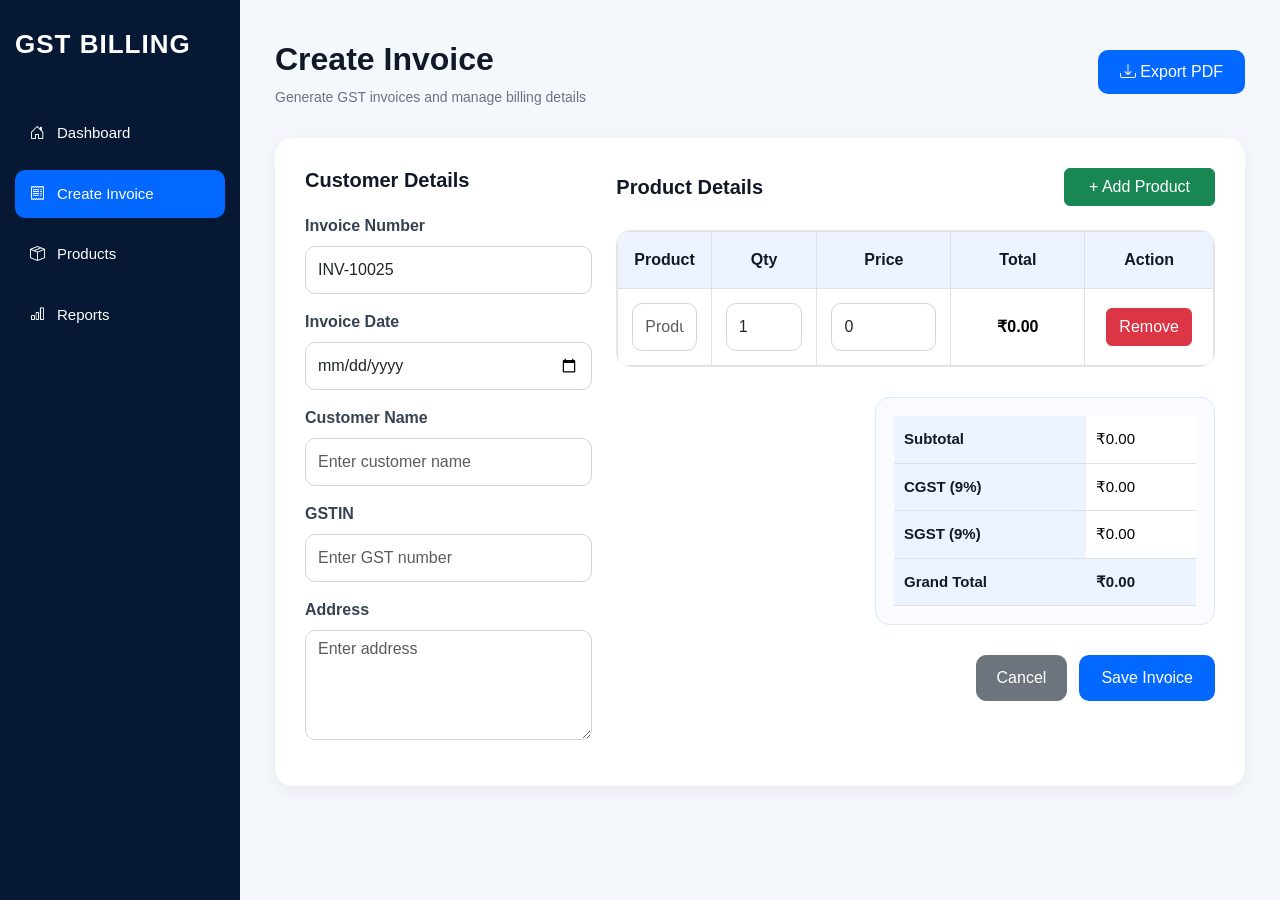
<file: Products_list/index.html>
<!DOCTYPE html>
<html lang="en">

<head>

  <meta charset="UTF-8" />

  <meta
    name="viewport"
    content="width=device-width, initial-scale=1.0"
  />

  <title>GST Billing - Create Invoice</title>

  <!-- Bootstrap CSS -->

  <link
    href="https://cdn.jsdelivr.net/npm/bootstrap@5.3.3/dist/css/bootstrap.min.css"
    rel="stylesheet"
  />

  <!-- Bootstrap Icons -->

  <link
    rel="stylesheet"
    href="https://cdn.jsdelivr.net/npm/bootstrap-icons@1.11.3/font/bootstrap-icons.min.css"
  />

  <!-- External CSS -->

  <link rel="stylesheet" href="style.css" />

</head>

<body>

  <div class="main-container">

    <!-- SIDEBAR -->

    <div class="sidebar">

      <div class="logo">
        GST BILLING
      </div>

      <a href="#" class="nav-link-custom">
        <i class="bi bi-house-door"></i>
        Dashboard
      </a>

      <a href="#" class="nav-link-custom active-link">
        <i class="bi bi-receipt"></i>
        Create Invoice
      </a>

      <a href="#" class="nav-link-custom">
        <i class="bi bi-box-seam"></i>
        Products
      </a>

      <a href="#" class="nav-link-custom">
        <i class="bi bi-bar-chart"></i>
        Reports
      </a>

    </div>

    <!-- CONTENT -->

    <div class="content">

      <!-- TOPBAR -->

      <div class="topbar">

        <div>

          <div class="page-title">
            Create Invoice
          </div>

          <div class="page-subtitle">
            Generate GST invoices and manage billing details
          </div>

        </div>

        <button class="btn btn-blue">

          <i class="bi bi-download"></i>

          Export PDF

        </button>

      </div>

      <!-- MAIN CARD -->

      <div class="invoice-card">

        <div class="row g-4">

          <!-- LEFT SECTION -->

          <div class="col-lg-4">

            <h5 class="section-heading">
              Customer Details
            </h5>

            <div class="mb-3">

              <label class="form-label">
                Invoice Number
              </label>

              <input
                type="text"
                class="form-control"
                value="INV-10025"
              >

            </div>

            <div class="mb-3">

              <label class="form-label">
                Invoice Date
              </label>

              <input
                type="date"
                class="form-control"
              >

            </div>

            <div class="mb-3">

              <label class="form-label">
                Customer Name
              </label>

              <input
                type="text"
                class="form-control"
                placeholder="Enter customer name"
              >

            </div>

            <div class="mb-3">

              <label class="form-label">
                GSTIN
              </label>

              <input
                type="text"
                class="form-control"
                placeholder="Enter GST number"
              >

            </div>

            <div class="mb-3">

              <label class="form-label">
                Address
              </label>

              <textarea
                class="form-control"
                rows="4"
                placeholder="Enter address"
              ></textarea>

            </div>

          </div>

          <!-- RIGHT SECTION -->

          <div class="col-lg-8">

            <div
              class="d-flex justify-content-between align-items-center mb-4"
            >

              <h5 class="section-heading m-0">
                Product Details
              </h5>

              <button
                class="btn btn-success px-4"
                id="addRow"
              >
                + Add Product
              </button>

            </div>

            <!-- TABLE -->

            <div class="table-container">

              <div class="table-responsive">

                <table
                  class="table table-bordered align-middle text-center"
                  id="invoiceTable"
                >

                  <thead>

                    <tr>

                      <th>Product</th>

                      <th width="110">
                        Qty
                      </th>

                      <th width="140">
                        Price
                      </th>

                      <th width="140">
                        Total
                      </th>

                      <th width="130">
                        Action
                      </th>

                    </tr>

                  </thead>

                  <tbody>

                    <tr>

                      <td>

                        <input
                          type="text"
                          class="form-control product"
                          placeholder="Product name"
                        >

                      </td>

                      <td>

                        <input
                          type="number"
                          class="form-control qty"
                          value="1"
                        >

                      </td>

                      <td>

                        <input
                          type="number"
                          class="form-control price"
                          value="0"
                        >

                      </td>

                      <td class="row-total">
                        ₹0
                      </td>

                      <td>

                        <button
                          class="btn btn-danger removeRow"
                        >
                          Remove
                        </button>

                      </td>

                    </tr>

                  </tbody>

                </table>

              </div>

            </div>

            <!-- SUMMARY -->

            <div class="summary-box">

              <table class="table">

                <tr>

                  <th>Subtotal</th>

                  <td id="subtotal">
                    ₹0
                  </td>

                </tr>

                <tr>

                  <th>CGST (9%)</th>

                  <td id="cgst">
                    ₹0
                  </td>

                </tr>

                <tr>

                  <th>SGST (9%)</th>

                  <td id="sgst">
                    ₹0
                  </td>

                </tr>

                <tr>

                  <th class="grand-total">
                    Grand Total
                  </th>

                  <th
                    class="grand-total"
                    id="grandTotal"
                  >
                    ₹0
                  </th>

                </tr>

              </table>

            </div>

            <!-- BUTTONS -->

            <div class="action-buttons">

              <button
                class="btn btn-secondary btn-cancel"
              >
                Cancel
              </button>

              <button
                class="btn btn-blue btn-save"
              >
                Save Invoice
              </button>

            </div>

          </div>

        </div>

      </div>

    </div>

  </div>

  <!-- jQuery -->

  <script src="https://code.jquery.com/jquery-3.7.1.min.js"></script>

  <!-- Bootstrap JS -->

  <script src="https://cdn.jsdelivr.net/npm/bootstrap@5.3.3/dist/js/bootstrap.bundle.min.js"></script>

  <!-- External JavaScript -->

  <script src="script.js"></script>

</body>

</html>
</file>
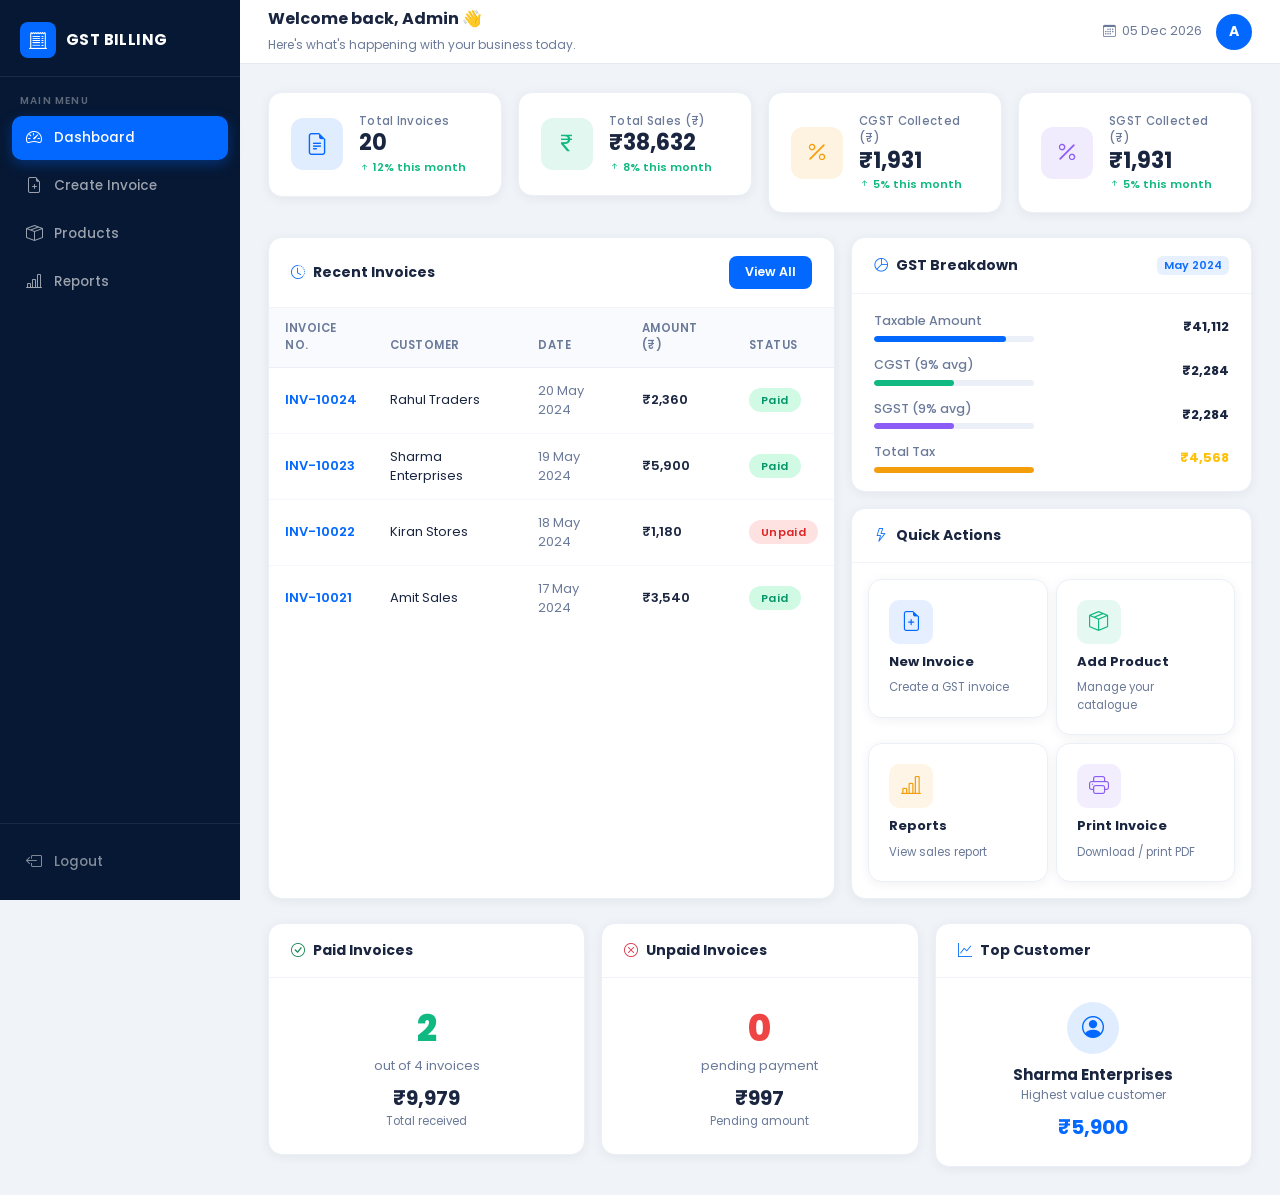
<file: gst-billing/dashboard.html>
<!DOCTYPE html>
<html lang="en">
<head>
  <meta charset="UTF-8" />
  <meta name="viewport" content="width=device-width, initial-scale=1.0"/>
  <title>GST Billing – Dashboard</title>
  <link href="https://cdn.jsdelivr.net/npm/bootstrap@5.3.2/dist/css/bootstrap.min.css" rel="stylesheet"/>
  <link href="https://cdn.jsdelivr.net/npm/bootstrap-icons@1.11.3/font/bootstrap-icons.min.css" rel="stylesheet"/>
  <link href="https://fonts.googleapis.com/css2?family=Poppins:wght@400;500;600;700&display=swap" rel="stylesheet"/>
  <link href="dashboard.css" rel="stylesheet"/>
</head>
<body>

<aside id="sidebar">
  <div class="sidebar-brand">
    <div class="brand-icon"><i class="bi bi-receipt-cutoff"></i></div>
    <span>GST BILLING</span>
  </div>
  <nav class="sidebar-nav">
    <div class="nav-label">Main Menu</div>
    <ul class="list-unstyled">
      <li class="nav-item">
        <a href="dashboard.html" class="nav-link active" id="nav-dashboard">
          <i class="bi bi-speedometer2"></i> Dashboard
        </a>
      </li>
      <li class="nav-item">
        <a href="invoice.html" class="nav-link" id="nav-invoice">
          <i class="bi bi-file-earmark-plus"></i> Create Invoice
        </a>
      </li>
      <li class="nav-item">
        <a href="products.html" class="nav-link" id="nav-products">
          <i class="bi bi-box-seam"></i> Products
        </a>
      </li>
      <li class="nav-item">
        <a href="reports.html" class="nav-link" id="nav-reports">
          <i class="bi bi-bar-chart-line"></i> Reports
        </a>
      </li>
    </ul>
  </nav>
  <div class="sidebar-footer">
    <a href="#" class="nav-link" id="logout-btn">
      <i class="bi bi-box-arrow-left"></i> Logout
    </a>
  </div>
</aside>

<div id="main">
  <header id="topbar">
    <div class="d-flex align-items-center gap-3">
      <button class="btn btn-link p-0 d-md-none" id="sidebar-toggle" style="color:#1a2540;font-size:22px;">
        <i class="bi bi-list"></i>
      </button>
      <div class="topbar-left">
        <h5>Welcome back, Admin 👋</h5>
        <p>Here's what's happening with your business today.</p>
      </div>
    </div>
    <div class="topbar-right">
      <div class="topbar-date">
        <i class="bi bi-calendar3"></i>
        <span id="today-date"></span>
      </div>
      <div class="avatar" title="Admin">A</div>
    </div>
  </header>

  <div class="page-body">
    <div class="row g-3 mb-4">
      <div class="col-6 col-xl-3">
        <div class="stat-card">
          <div class="stat-icon blue"><i class="bi bi-file-earmark-text"></i></div>
          <div class="stat-info">
            <div class="label">Total Invoices</div>
            <div class="value counter" data-target="24">0</div>
            <div class="trend up"><i class="bi bi-arrow-up-short"></i>12% this month</div>
          </div>
        </div>
      </div>
      <div class="col-6 col-xl-3">
        <div class="stat-card">
          <div class="stat-icon green"><i class="bi bi-currency-rupee"></i></div>
          <div class="stat-info">
            <div class="label">Total Sales (₹)</div>
            <div class="value">₹<span class="counter" data-target="45680">0</span></div>
            <div class="trend up"><i class="bi bi-arrow-up-short"></i>8% this month</div>
          </div>
        </div>
      </div>
      <div class="col-6 col-xl-3">
        <div class="stat-card">
          <div class="stat-icon orange"><i class="bi bi-percent"></i></div>
          <div class="stat-info">
            <div class="label">CGST Collected (₹)</div>
            <div class="value">₹<span class="counter" data-target="2284">0</span></div>
            <div class="trend up"><i class="bi bi-arrow-up-short"></i>5% this month</div>
          </div>
        </div>
      </div>
      <div class="col-6 col-xl-3">
        <div class="stat-card">
          <div class="stat-icon purple"><i class="bi bi-percent"></i></div>
          <div class="stat-info">
            <div class="label">SGST Collected (₹)</div>
            <div class="value">₹<span class="counter" data-target="2284">0</span></div>
            <div class="trend up"><i class="bi bi-arrow-up-short"></i>5% this month</div>
          </div>
        </div>
      </div>
    </div>

    <div class="row g-3 mb-4">
      <div class="col-12 col-xl-7">
        <div class="section-card h-100">
          <div class="section-header">
            <h6><i class="bi bi-clock-history me-2 text-primary"></i>Recent Invoices</h6>
            <button class="btn-accent" id="view-all-btn">View All</button>
          </div>
          <div class="table-responsive">
            <table class="table" id="invoices-table">
              <thead>
                <tr>
                  <th>Invoice No.</th>
                  <th>Customer</th>
                  <th>Date</th>
                  <th>Amount (₹)</th>
                  <th>Status</th>
                </tr>
              </thead>
              <tbody></tbody>
            </table>
          </div>
        </div>
      </div>

      <div class="col-12 col-xl-5 d-flex flex-column gap-3">
        <div class="section-card">
          <div class="section-header">
            <h6><i class="bi bi-pie-chart me-2 text-primary"></i>GST Breakdown</h6>
            <span class="badge bg-primary bg-opacity-10 text-primary" style="font-size:11px;font-weight:600;">May 2024</span>
          </div>
          <div class="gst-bar-wrap">
            <div class="gst-row">
              <div>
                <div class="gst-label">Taxable Amount</div>
                <div class="gst-progress" style="width:160px"><div class="gst-fill" style="width:0%;background:#0368ff" data-pct="82"></div></div>
              </div>
              <div class="gst-val">₹41,112</div>
            </div>
            <div class="gst-row">
              <div>
                <div class="gst-label">CGST (9% avg)</div>
                <div class="gst-progress" style="width:160px"><div class="gst-fill" style="width:0%;background:#10b981" data-pct="50"></div></div>
              </div>
              <div class="gst-val">₹2,284</div>
            </div>
            <div class="gst-row">
              <div>
                <div class="gst-label">SGST (9% avg)</div>
                <div class="gst-progress" style="width:160px"><div class="gst-fill" style="width:0%;background:#8b5cf6" data-pct="50"></div></div>
              </div>
              <div class="gst-val">₹2,284</div>
            </div>
            <div class="gst-row">
              <div>
                <div class="gst-label">Total Tax</div>
                <div class="gst-progress" style="width:160px"><div class="gst-fill" style="width:0%;background:#f59e0b" data-pct="100"></div></div>
              </div>
              <div class="gst-val text-warning">₹4,568</div>
            </div>
          </div>
        </div>

        <div class="section-card">
          <div class="section-header">
            <h6><i class="bi bi-lightning me-2 text-primary"></i>Quick Actions</h6>
          </div>
          <div class="p-3">
            <div class="row g-2">
              <div class="col-6">
                <a href="invoice.html" class="quick-card">
                  <div class="qc-icon" style="background:rgba(3,104,255,.1);color:#0368ff"><i class="bi bi-file-earmark-plus"></i></div>
                  <h6>New Invoice</h6>
                  <p>Create a GST invoice</p>
                </a>
              </div>
              <div class="col-6">
                <a href="products.html" class="quick-card">
                  <div class="qc-icon" style="background:rgba(16,185,129,.1);color:#10b981"><i class="bi bi-box-seam"></i></div>
                  <h6>Add Product</h6>
                  <p>Manage your catalogue</p>
                </a>
              </div>
              <div class="col-6">
                <a href="reports.html" class="quick-card">
                  <div class="qc-icon" style="background:rgba(245,158,11,.1);color:#f59e0b"><i class="bi bi-bar-chart-line"></i></div>
                  <h6>Reports</h6>
                  <p>View sales report</p>
                </a>
              </div>
              <div class="col-6">
                <a href="#" class="quick-card" id="print-demo">
                  <div class="qc-icon" style="background:rgba(139,92,246,.1);color:#8b5cf6"><i class="bi bi-printer"></i></div>
                  <h6>Print Invoice</h6>
                  <p>Download / print PDF</p>
                </a>
              </div>
            </div>
          </div>
        </div>
      </div>
    </div>

    <div class="row g-3">
      <div class="col-12 col-md-4">
        <div class="section-card">
          <div class="section-header">
            <h6><i class="bi bi-check-circle me-2 text-success"></i>Paid Invoices</h6>
          </div>
          <div class="p-4 text-center">
            <div style="font-size:36px;font-weight:800;color:#10b981;" class="counter" data-target="3">0</div>
            <div style="font-size:13px;color:var(--text-muted)">out of 4 invoices</div>
            <div style="font-size:20px;font-weight:700;margin-top:8px;">₹<span class="counter" data-target="11800">0</span></div>
            <div style="font-size:11.5px;color:var(--text-muted)">Total received</div>
          </div>
        </div>
      </div>
      <div class="col-12 col-md-4">
        <div class="section-card">
          <div class="section-header">
            <h6><i class="bi bi-x-circle me-2 text-danger"></i>Unpaid Invoices</h6>
          </div>
          <div class="p-4 text-center">
            <div style="font-size:36px;font-weight:800;color:#ef4444;" class="counter" data-target="1">0</div>
            <div style="font-size:13px;color:var(--text-muted)">pending payment</div>
            <div style="font-size:20px;font-weight:700;margin-top:8px;">₹<span class="counter" data-target="1180">0</span></div>
            <div style="font-size:11.5px;color:var(--text-muted)">Pending amount</div>
          </div>
        </div>
      </div>
      <div class="col-12 col-md-4">
        <div class="section-card">
          <div class="section-header">
            <h6><i class="bi bi-graph-up me-2 text-primary"></i>Top Customer</h6>
          </div>
          <div class="p-4 text-center">
            <div style="width:52px;height:52px;background:var(--accent-soft);border-radius:50%;display:grid;place-items:center;margin:0 auto 10px;font-size:22px;color:var(--accent)"><i class="bi bi-person-circle"></i></div>
            <div style="font-size:15px;font-weight:700;">Sharma Enterprises</div>
            <div style="font-size:12px;color:var(--text-muted);">Highest value customer</div>
            <div style="font-size:20px;font-weight:700;color:var(--accent);margin-top:8px;">₹5,900</div>
          </div>
        </div>
      </div>
    </div>
  </div>
</div>

<div id="toast-wrap"></div>

<script src="https://cdn.jsdelivr.net/npm/bootstrap@5.3.2/dist/js/bootstrap.bundle.min.js"></script>
<script src="https://code.jquery.com/jquery-3.7.1.min.js"></script>
<script src="dashboard.js"></script>
</body>
</html>
</file>
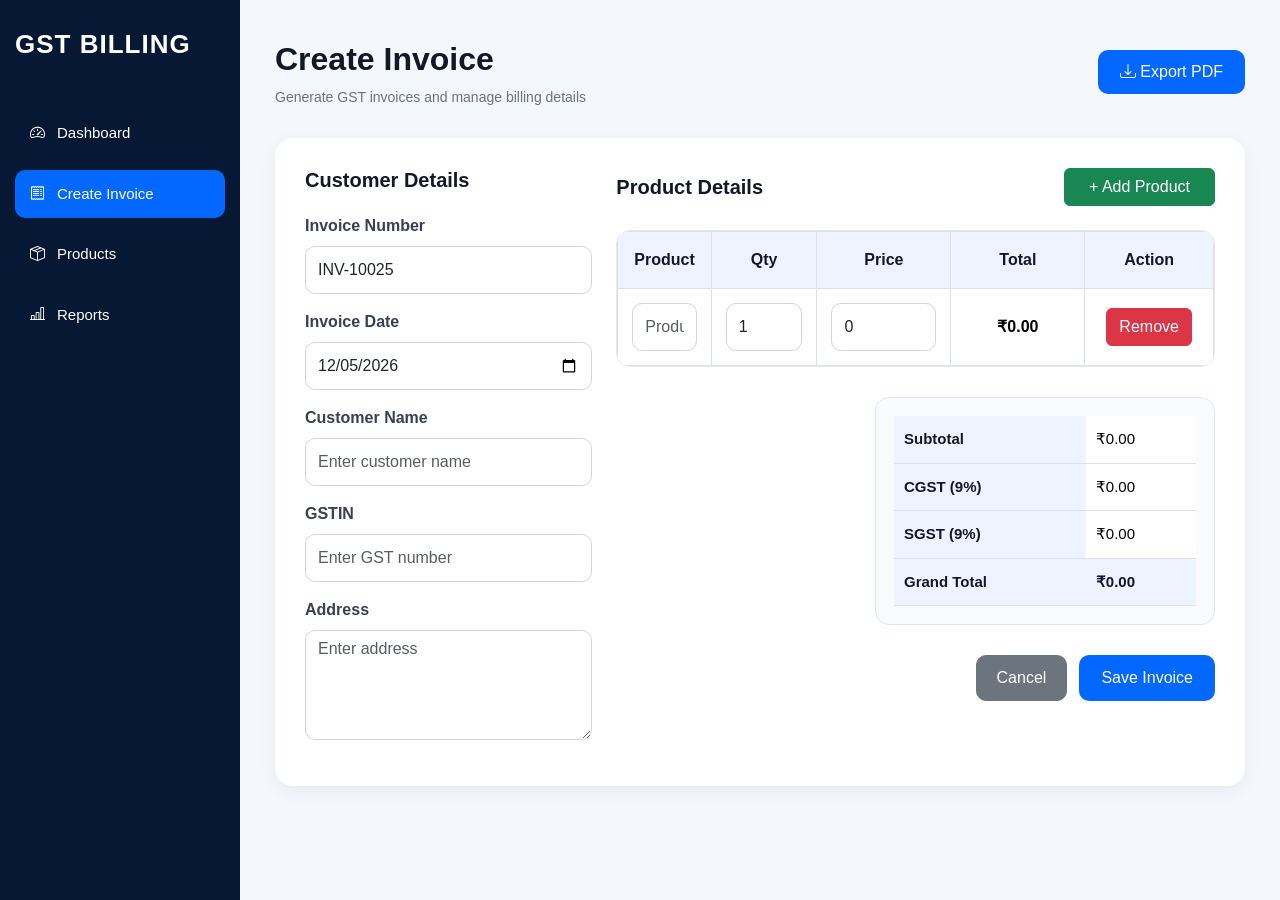
<file: gst-billing/invoice.html>
<!DOCTYPE html>
<html lang="en">
<head>
  <meta charset="UTF-8" />
  <meta name="viewport" content="width=device-width, initial-scale=1.0"/>
  <title>GST Billing – Create Invoice</title>
  <link href="https://cdn.jsdelivr.net/npm/bootstrap@5.3.3/dist/css/bootstrap.min.css" rel="stylesheet"/>
  <link href="https://cdn.jsdelivr.net/npm/bootstrap-icons@1.11.3/font/bootstrap-icons.min.css" rel="stylesheet"/>
  <link href="https://fonts.googleapis.com/css2?family=Poppins:wght@400;500;600;700&display=swap" rel="stylesheet"/>
  <link rel="stylesheet" href="invoice.css"/>
</head>
<body>
  <div class="main-container">

    <!-- SIDEBAR -->
    <div class="sidebar">
      <div class="logo">GST BILLING</div>
      <a href="dashboard.html" class="nav-link-custom">
        <i class="bi bi-speedometer2"></i> Dashboard
      </a>
      <a href="invoice.html" class="nav-link-custom active-link">
        <i class="bi bi-receipt"></i> Create Invoice
      </a>
      <a href="products.html" class="nav-link-custom">
        <i class="bi bi-box-seam"></i> Products
      </a>
      <a href="reports.html" class="nav-link-custom">
        <i class="bi bi-bar-chart-line"></i> Reports
      </a>
    </div>

    <!-- CONTENT -->
    <div class="content">
      <div class="topbar">
        <div>
          <div class="page-title">Create Invoice</div>
          <div class="page-subtitle">Generate GST invoices and manage billing details</div>
        </div>
        <button class="btn btn-blue" onclick="window.print()">
          <i class="bi bi-download"></i> Export PDF
        </button>
      </div>

      <div class="invoice-card">
        <div class="row g-4">

          <!-- LEFT: Customer Details -->
          <div class="col-lg-4">
            <h5 class="section-heading">Customer Details</h5>
            <div class="mb-3">
              <label class="form-label">Invoice Number</label>
              <input type="text" class="form-control" id="invoiceNumber" value="INV-10025">
            </div>
            <div class="mb-3">
              <label class="form-label">Invoice Date</label>
              <input type="date" class="form-control" id="invoiceDate">
            </div>
            <div class="mb-3">
              <label class="form-label">Customer Name</label>
              <input type="text" class="form-control" id="customerName" placeholder="Enter customer name">
            </div>
            <div class="mb-3">
              <label class="form-label">GSTIN</label>
              <input type="text" class="form-control" id="gstin" placeholder="Enter GST number">
            </div>
            <div class="mb-3">
              <label class="form-label">Address</label>
              <textarea class="form-control" id="address" rows="4" placeholder="Enter address"></textarea>
            </div>
          </div>

          <!-- RIGHT: Product Details -->
          <div class="col-lg-8">
            <div class="d-flex justify-content-between align-items-center mb-4">
              <h5 class="section-heading m-0">Product Details</h5>
              <button class="btn btn-success px-4" id="addRow">+ Add Product</button>
            </div>

            <div class="table-container">
              <div class="table-responsive">
                <table class="table table-bordered align-middle text-center" id="invoiceTable">
                  <thead>
                    <tr>
                      <th>Product</th>
                      <th width="110">Qty</th>
                      <th width="140">Price</th>
                      <th width="140">Total</th>
                      <th width="130">Action</th>
                    </tr>
                  </thead>
                  <tbody>
                    <tr>
                      <td><input type="text" class="form-control product" placeholder="Product name"></td>
                      <td><input type="number" class="form-control qty" value="1"></td>
                      <td><input type="number" class="form-control price" value="0"></td>
                      <td class="row-total">₹0</td>
                      <td><button class="btn btn-danger removeRow">Remove</button></td>
                    </tr>
                  </tbody>
                </table>
              </div>
            </div>

            <div class="summary-box">
              <table class="table">
                <tr><th>Subtotal</th><td id="subtotal">₹0</td></tr>
                <tr><th>CGST (9%)</th><td id="cgst">₹0</td></tr>
                <tr><th>SGST (9%)</th><td id="sgst">₹0</td></tr>
                <tr>
                  <th class="grand-total">Grand Total</th>
                  <th class="grand-total" id="grandTotal">₹0</th>
                </tr>
              </table>
            </div>

            <div class="action-buttons">
              <button class="btn btn-secondary btn-cancel" onclick="window.location.href='dashboard.html'">Cancel</button>
              <button class="btn btn-blue btn-save" id="saveInvoice">Save Invoice</button>
            </div>
          </div>

        </div>
      </div>
    </div>
  </div>

  <script src="https://code.jquery.com/jquery-3.7.1.min.js"></script>
  <script src="https://cdn.jsdelivr.net/npm/bootstrap@5.3.3/dist/js/bootstrap.bundle.min.js"></script>
  <script src="invoice.js"></script>
  <script>
    // Set today's date as default
    document.getElementById('invoiceDate').valueAsDate = new Date();

    // Save invoice button feedback
    document.getElementById('saveInvoice').addEventListener('click', function() {
      const customer = document.getElementById('customerName').value.trim();
      if (!customer) { alert('Please enter a customer name.'); return; }
      alert('Invoice saved successfully!');
    });
  </script>
</body>
</html>
</file>
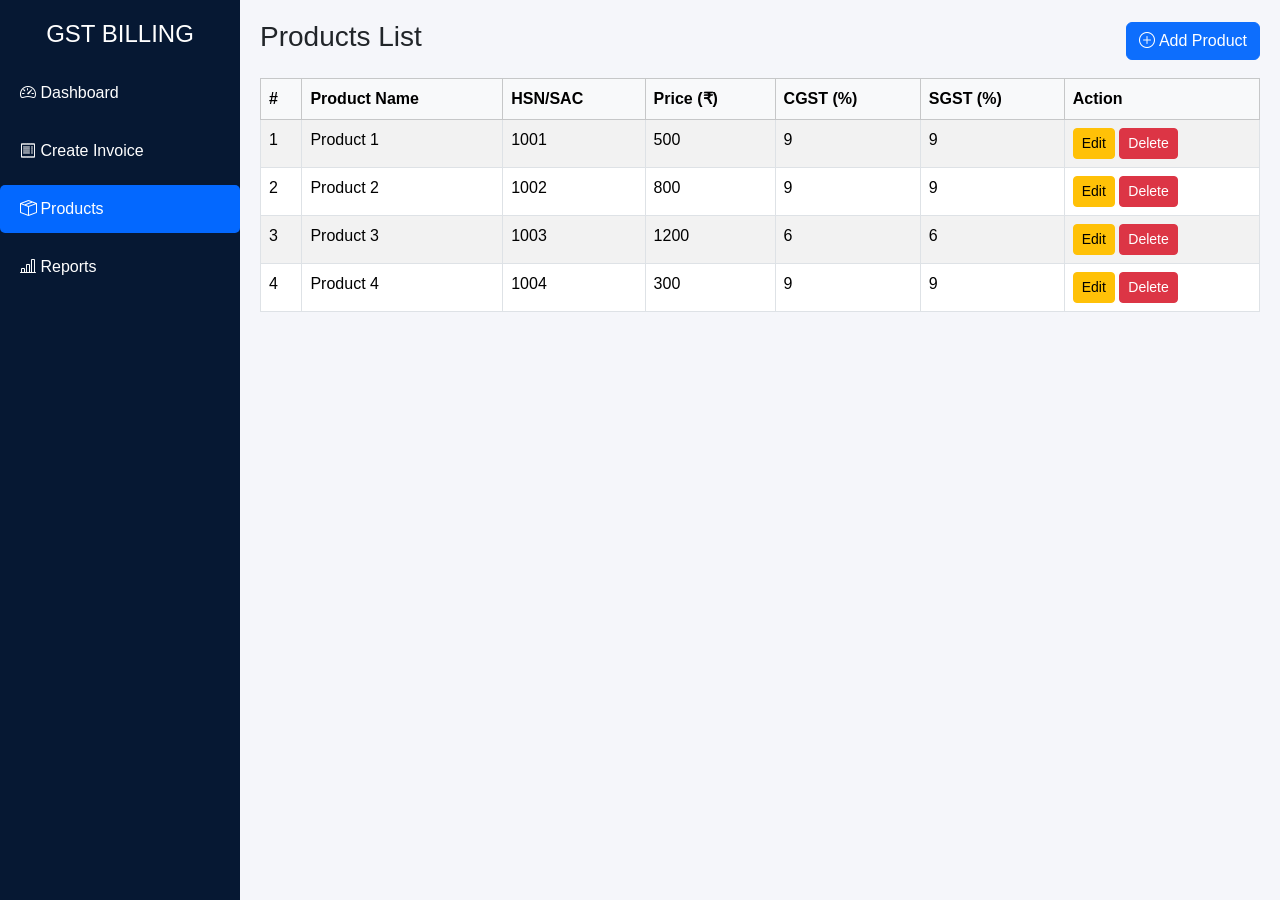
<file: gst-billing/products.html>
<!DOCTYPE html>
<html lang="en">
<head>
  <meta charset="UTF-8">
  <meta name="viewport" content="width=device-width, initial-scale=1.0">
  <title>GST Billing – Products</title>
  <link href="https://cdn.jsdelivr.net/npm/bootstrap@5.3.0/dist/css/bootstrap.min.css" rel="stylesheet">
  <link href="https://cdn.jsdelivr.net/npm/bootstrap-icons@1.11.3/font/bootstrap-icons.min.css" rel="stylesheet"/>
  <link href="https://fonts.googleapis.com/css2?family=Poppins:wght@400;500;600;700&display=swap" rel="stylesheet"/>
  <link rel="stylesheet" href="products.css">
</head>
<body>

<div class="sidebar">
  <h4 class="logo">GST BILLING</h4>
  <ul>
    <li><a href="dashboard.html"><i class="bi bi-speedometer2"></i> Dashboard</a></li>
    <li><a href="invoice.html"><i class="bi bi-receipt"></i> Create Invoice</a></li>
    <li><a href="products.html" class="active"><i class="bi bi-box-seam"></i> Products</a></li>
    <li><a href="reports.html"><i class="bi bi-bar-chart-line"></i> Reports</a></li>
  </ul>
</div>

<div class="main-content">
  <div class="d-flex justify-content-between align-items-center mb-3">
    <h3>Products List</h3>
    <button class="btn btn-primary" id="addProductBtn">
      <i class="bi bi-plus-circle"></i> Add Product
    </button>
  </div>

  <table class="table table-bordered table-striped">
    <thead class="table-light">
      <tr>
        <th>#</th>
        <th>Product Name</th>
        <th>HSN/SAC</th>
        <th>Price (₹)</th>
        <th>CGST (%)</th>
        <th>SGST (%)</th>
        <th>Action</th>
      </tr>
    </thead>
    <tbody id="productTable"></tbody>
  </table>
</div>

<script src="https://code.jquery.com/jquery-3.7.1.min.js"></script>
<script src="https://cdn.jsdelivr.net/npm/bootstrap@5.3.0/dist/js/bootstrap.bundle.min.js"></script>
<script src="products.js"></script>
<script>
  // Add Product button opens a prompt-based flow
  document.getElementById('addProductBtn').addEventListener('click', function() {
    const name  = prompt('Product Name:');   if (!name)  return;
    const hsn   = prompt('HSN/SAC Code:');   if (!hsn)   return;
    const price = prompt('Price (₹):');      if (!price) return;
    const cgst  = prompt('CGST (%):',  '9'); if (!cgst)  return;
    const sgst  = prompt('SGST (%):',  '9'); if (!sgst)  return;
    products.push({ name, hsn, price: parseFloat(price), cgst: parseFloat(cgst), sgst: parseFloat(sgst) });
    loadProducts();
  });
</script>
</body>
</html>
</file>
<file: Products_list/style.css>
*{
  margin:0;
  padding:0;
  box-sizing:border-box;
}

body{
  background:#f4f7fc;
  font-family:Arial, Helvetica, sans-serif;
}

.main-container{
  display:flex;
  min-height:100vh;
}

/* SIDEBAR */

.sidebar{
  width:240px;
  background:#061833;
  color:white;
  padding:25px 15px;
  position:fixed;
  height:100vh;
}

.logo{
  font-size:26px;
  font-weight:700;
  margin-bottom:45px;
  letter-spacing:1px;
}

.nav-link-custom{
  display:flex;
  align-items:center;
  gap:12px;
  color:white;
  text-decoration:none;
  padding:13px 15px;
  border-radius:10px;
  margin-bottom:12px;
  transition:0.3s;
  font-size:15px;
}

.nav-link-custom:hover{
  background:#0368ff;
  color:white;
}

.active-link{
  background:#0368ff;
}

/* CONTENT */

.content{
  margin-left:240px;
  width:calc(100% - 240px);
  padding:35px;
}

.topbar{
  display:flex;
  justify-content:space-between;
  align-items:center;
  margin-bottom:30px;
}

.page-title{
  font-size:32px;
  font-weight:700;
  color:#111827;
}

.page-subtitle{
  color:#6b7280;
  margin-top:4px;
  font-size:14px;
}

.btn-blue{
  background:#0368ff;
  color:white;
  border:none;
  padding:10px 22px;
  border-radius:10px;
  font-weight:500;
}

.btn-blue:hover{
  background:#0256d3;
  color:white;
}

/* CARD */

.invoice-card{
  background:white;
  border-radius:18px;
  padding:30px;
  box-shadow:0 5px 18px rgba(0,0,0,0.06);
}

.section-heading{
  font-size:20px;
  font-weight:600;
  margin-bottom:22px;
  color:#111827;
}

.form-label{
  font-weight:600;
  margin-bottom:8px;
  color:#374151;
}

.form-control{
  height:48px;
  border-radius:10px;
  border:1px solid #d1d5db;
}

textarea.form-control{
  height:auto;
}

.form-control:focus{
  border-color:#0368ff;
  box-shadow:0 0 0 0.2rem rgba(3, 104, 255, 0.25);
}

/* TABLE */

.table-container{
  border-radius:14px;
  overflow:hidden;
  border:1px solid #e5e7eb;
}

.table{
  margin-bottom:0;
}

.table th{
  background:#eef4ff;
  color:#111827;
  font-weight:600;
  padding:16px;
}

.table td{
  padding:14px;
  vertical-align:middle;
}

.row-total{
  font-weight:600;
  color:#111827;
}

/* SUMMARY */

.summary-box{
  width:340px;
  margin-left:auto;
  margin-top:30px;
  background:#f9fbff;
  border-radius:14px;
  padding:18px;
  border:1px solid #dbe7ff;
}

.summary-box table{
  margin-bottom:0;
}

.summary-box th,
.summary-box td{
  padding:12px 10px;
  font-size:15px;
}

.grand-total{
  color:#0368ff;
  font-size:18px;
  font-weight:700;
}

/* BUTTONS */

.action-buttons{
  margin-top:30px;
  display:flex;
  justify-content:flex-end;
  gap:12px;
}

.btn-cancel{
  padding:10px 20px;
  border-radius:10px;
}

.btn-save{
  padding:10px 22px;
  border-radius:10px;
}

/* RESPONSIVE */

@media(max-width:992px){

  .sidebar{
    position:relative;
    width:100%;
    height:auto;
  }

  .content{
    margin-left:0;
    width:100%;
  }

  .main-container{
    flex-direction:column;
  }

  .summary-box{
    width:100%;
  }

}
</file>
<file: gst-billing/dashboard.css>
/* ── Root Variables ───────────────────────────── */
:root {
    --sidebar-bg : #061833;
    --accent     : #0368ff;
    --accent-soft: rgba(3,104,255,.12);
    --body-bg    : #f0f4f9;
    --card-bg    : #ffffff;
    --text-main  : #1a2540;
    --text-muted : #6b7a99;
    --sidebar-w  : 240px;
    --topbar-h   : 64px;
}

* { box-sizing: border-box; margin: 0; padding: 0; }

body {
    font-family: 'Poppins', sans-serif;
    background: var(--body-bg);
    color: var(--text-main);
    min-height: 100vh;
    display: flex;
}

/* ── Sidebar ──────────────────────────────────── */
#sidebar {
    width: var(--sidebar-w);
    min-height: 100vh;
    background: var(--sidebar-bg);
    display: flex;
    flex-direction: column;
    position: fixed;
    top: 0; left: 0;
    z-index: 100;
    transition: transform .3s ease;
}

.sidebar-brand {
    display: flex;
    align-items: center;
    gap: 10px;
    padding: 22px 20px 18px;
    border-bottom: 1px solid rgba(255,255,255,.08);
}
.sidebar-brand .brand-icon {
    width: 36px; height: 36px;
    background: var(--accent);
    border-radius: 8px;
    display: grid; place-items: center;
    font-size: 18px; color: #fff;
}
.sidebar-brand span {
    font-size: 15px; font-weight: 700;
    color: #fff; letter-spacing: .4px;
}

.sidebar-nav { padding: 16px 12px; flex: 1; }

.nav-label {
    font-size: 10px; font-weight: 600;
    color: rgba(255,255,255,.35);
    letter-spacing: 1.2px; text-transform: uppercase;
    padding: 0 8px 8px;
}

.nav-item { margin-bottom: 4px; }

.nav-link {
    display: flex; align-items: center; gap: 12px;
    padding: 10px 14px;
    border-radius: 10px;
    color: rgba(255,255,255,.6);
    font-size: 13.5px; font-weight: 500;
    text-decoration: none;
    transition: all .2s ease;
}
.nav-link i { font-size: 16px; }
.nav-link:hover { color: #fff; background: rgba(255,255,255,.07); }
.nav-link.active {
    color: #fff;
    background: var(--accent);
    box-shadow: 0 4px 14px rgba(3,104,255,.35);
}

.sidebar-footer {
    padding: 16px 12px;
    border-top: 1px solid rgba(255,255,255,.08);
}
.sidebar-footer .nav-link { color: rgba(255,255,255,.5); }
.sidebar-footer .nav-link:hover { color: #ff5a5f; background: rgba(255,90,95,.1); }

/* ── Main Content ─────────────────────────────── */
#main {
    margin-left: var(--sidebar-w);
    flex: 1;
    display: flex;
    flex-direction: column;
}

/* ── Top Bar ──────────────────────────────────── */
#topbar {
    height: var(--topbar-h);
    background: #fff;
    border-bottom: 1px solid #e4e9f2;
    display: flex; align-items: center;
    justify-content: space-between;
    padding: 0 28px;
    position: sticky; top: 0; z-index: 90;
}
.topbar-left h5 {
    font-size: 16px; font-weight: 700; color: var(--text-main);
}
.topbar-left p {
    font-size: 12px; color: var(--text-muted); margin: 0;
}
.topbar-right { display: flex; align-items: center; gap: 14px; }
.topbar-date {
    font-size: 12.5px; color: var(--text-muted);
    display: flex; align-items: center; gap: 6px;
}
.avatar {
    width: 36px; height: 36px; border-radius: 50%;
    background: var(--accent); color: #fff;
    font-size: 14px; font-weight: 700;
    display: grid; place-items: center;
    cursor: pointer;
}

/* ── Page Body ────────────────────────────────── */
.page-body { padding: 28px; flex: 1; }

/* ── Stat Cards ───────────────────────────────── */
.stat-card {
    background: var(--card-bg);
    border-radius: 14px;
    padding: 20px 22px;
    display: flex; align-items: center; gap: 16px;
    box-shadow: 0 2px 12px rgba(0,0,0,.06);
    border: 1px solid #eaeff8;
    transition: transform .2s, box-shadow .2s;
}
.stat-card:hover {
    transform: translateY(-3px);
    box-shadow: 0 8px 24px rgba(0,0,0,.1);
}
.stat-icon {
    width: 52px; height: 52px; border-radius: 12px;
    display: grid; place-items: center;
    font-size: 22px; flex-shrink: 0;
}
.stat-icon.blue   { background: rgba(3,104,255,.12); color: var(--accent); }
.stat-icon.green  { background: rgba(16,185,129,.12); color: #10b981; }
.stat-icon.orange { background: rgba(245,158,11,.12); color: #f59e0b; }
.stat-icon.purple { background: rgba(139,92,246,.12); color: #8b5cf6; }

.stat-info { min-width: 0; }
.stat-info .label {
    font-size: 11.5px; color: var(--text-muted);
    font-weight: 500; letter-spacing: .3px;
}
.stat-info .value {
    font-size: 22px; font-weight: 700; color: var(--text-main);
    line-height: 1.2;
}
.stat-info .trend {
    font-size: 11px; font-weight: 600;
    display: flex; align-items: center; gap: 3px; margin-top: 2px;
}
.trend.up   { color: #10b981; }
.trend.down { color: #ef4444; }

/* ── Section Cards ────────────────────────────── */
.section-card {
    background: var(--card-bg);
    border-radius: 14px;
    border: 1px solid #eaeff8;
    box-shadow: 0 2px 12px rgba(0,0,0,.06);
    overflow: hidden;
}
.section-header {
    display: flex; align-items: center; justify-content: space-between;
    padding: 18px 22px;
    border-bottom: 1px solid #f0f4f9;
}
.section-header h6 {
    font-size: 14px; font-weight: 700; margin: 0;
}

/* ── Table ────────────────────────────────────── */
.table { margin: 0; font-size: 13px; }
.table thead th {
    background: #f8fafd;
    color: var(--text-muted);
    font-weight: 600; font-size: 11.5px;
    letter-spacing: .5px; text-transform: uppercase;
    border-bottom: 1px solid #eaeff8;
    padding: 12px 16px;
}
.table tbody td {
    padding: 13px 16px;
    border-bottom: 1px solid #f5f7fc;
    vertical-align: middle;
    color: var(--text-main);
}
.table tbody tr:last-child td { border-bottom: none; }
.table tbody tr { transition: background .15s; }
.table tbody tr:hover { background: #f8fafd; }

/* ── Status Badge ─────────────────────────────── */
.status-badge {
    display: inline-flex; align-items: center;
    padding: 4px 12px; border-radius: 20px;
    font-size: 11px; font-weight: 600; letter-spacing: .4px;
}
.status-badge.paid    { background: #d1fae5; color: #059669; }
.status-badge.unpaid  { background: #fee2e2; color: #dc2626; }
.status-badge.pending { background: #fef3c7; color: #d97706; }

/* ── View All Btn ─────────────────────────────── */
.btn-accent {
    background: var(--accent); color: #fff;
    border: none; border-radius: 8px;
    padding: 7px 16px; font-size: 12.5px; font-weight: 600;
    cursor: pointer; transition: opacity .2s;
}
.btn-accent:hover { opacity: .88; color: #fff; }

/* ── Quick Action Cards ───────────────────────── */
.quick-card {
    background: var(--card-bg);
    border-radius: 14px; border: 1px solid #eaeff8;
    padding: 20px;
    display: flex; flex-direction: column; gap: 10px;
    box-shadow: 0 2px 12px rgba(0,0,0,.06);
    cursor: pointer; transition: all .2s;
    text-decoration: none; color: inherit;
}
.quick-card:hover {
    border-color: var(--accent);
    box-shadow: 0 4px 20px rgba(3,104,255,.15);
    transform: translateY(-2px);
    color: inherit;
}
.quick-card .qc-icon {
    width: 44px; height: 44px; border-radius: 10px;
    display: grid; place-items: center; font-size: 20px;
}
.quick-card h6 { font-size: 13px; font-weight: 700; margin: 0; }
.quick-card p  { font-size: 11.5px; color: var(--text-muted); margin: 0; }

/* ── Mini GST Breakdown ───────────────────────── */
.gst-bar-wrap { padding: 18px 22px; }
.gst-row {
    display: flex; align-items: center;
    justify-content: space-between; margin-bottom: 14px;
}
.gst-row:last-child { margin-bottom: 0; }
.gst-label { font-size: 12.5px; color: var(--text-muted); font-weight: 500; }
.gst-val   { font-size: 13px; font-weight: 700; }
.gst-progress {
    height: 6px; border-radius: 10px;
    background: #eaeff8; margin-top: 5px; overflow: hidden;
}
.gst-fill {
    height: 100%; border-radius: 10px;
    transition: width 1.2s cubic-bezier(.4,0,.2,1);
}

/* ── Animated counter ─────────────────────────── */
.counter { display: inline-block; }

/* ── Toast ────────────────────────────────────── */
#toast-wrap {
    position: fixed; bottom: 24px; right: 24px; z-index: 9999;
}

/* ── Responsive ───────────────────────────────── */
@media (max-width: 768px) {
    #sidebar { transform: translateX(-100%); }
    #sidebar.open { transform: translateX(0); }
    #main { margin-left: 0; }
    .topbar-left h5 { font-size: 14px; }
}
</file>
<file: gst-billing/invoice.css>
*{
  margin:0;
  padding:0;
  box-sizing:border-box;
}

body{
  background:#f4f7fc;
  font-family:Arial, Helvetica, sans-serif;
}

.main-container{
  display:flex;
  min-height:100vh;
}

/* SIDEBAR */

.sidebar{
  width:240px;
  background:#061833;
  color:white;
  padding:25px 15px;
  position:fixed;
  height:100vh;
}

.logo{
  font-size:26px;
  font-weight:700;
  margin-bottom:45px;
  letter-spacing:1px;
}

.nav-link-custom{
  display:flex;
  align-items:center;
  gap:12px;
  color:white;
  text-decoration:none;
  padding:13px 15px;
  border-radius:10px;
  margin-bottom:12px;
  transition:0.3s;
  font-size:15px;
}

.nav-link-custom:hover{
  background:#0368ff;
  color:white;
}

.active-link{
  background:#0368ff;
}

/* CONTENT */

.content{
  margin-left:240px;
  width:calc(100% - 240px);
  padding:35px;
}

.topbar{
  display:flex;
  justify-content:space-between;
  align-items:center;
  margin-bottom:30px;
}

.page-title{
  font-size:32px;
  font-weight:700;
  color:#111827;
}

.page-subtitle{
  color:#6b7280;
  margin-top:4px;
  font-size:14px;
}

.btn-blue{
  background:#0368ff;
  color:white;
  border:none;
  padding:10px 22px;
  border-radius:10px;
  font-weight:500;
}

.btn-blue:hover{
  background:#0256d3;
  color:white;
}

/* CARD */

.invoice-card{
  background:white;
  border-radius:18px;
  padding:30px;
  box-shadow:0 5px 18px rgba(0,0,0,0.06);
}

.section-heading{
  font-size:20px;
  font-weight:600;
  margin-bottom:22px;
  color:#111827;
}

.form-label{
  font-weight:600;
  margin-bottom:8px;
  color:#374151;
}

.form-control{
  height:48px;
  border-radius:10px;
  border:1px solid #d1d5db;
}

textarea.form-control{
  height:auto;
}

.form-control:focus{
  border-color:#0368ff;
  box-shadow:0 0 0 0.2rem rgba(3, 104, 255, 0.25);
}

/* TABLE */

.table-container{
  border-radius:14px;
  overflow:hidden;
  border:1px solid #e5e7eb;
}

.table{
  margin-bottom:0;
}

.table th{
  background:#eef4ff;
  color:#111827;
  font-weight:600;
  padding:16px;
}

.table td{
  padding:14px;
  vertical-align:middle;
}

.row-total{
  font-weight:600;
  color:#111827;
}

/* SUMMARY */

.summary-box{
  width:340px;
  margin-left:auto;
  margin-top:30px;
  background:#f9fbff;
  border-radius:14px;
  padding:18px;
  border:1px solid #dbe7ff;
}

.summary-box table{
  margin-bottom:0;
}

.summary-box th,
.summary-box td{
  padding:12px 10px;
  font-size:15px;
}

.grand-total{
  color:#0368ff;
  font-size:18px;
  font-weight:700;
}

/* BUTTONS */

.action-buttons{
  margin-top:30px;
  display:flex;
  justify-content:flex-end;
  gap:12px;
}

.btn-cancel{
  padding:10px 20px;
  border-radius:10px;
}

.btn-save{
  padding:10px 22px;
  border-radius:10px;
}

/* RESPONSIVE */

@media(max-width:992px){

  .sidebar{
    position:relative;
    width:100%;
    height:auto;
  }

  .content{
    margin-left:0;
    width:100%;
  }

  .main-container{
    flex-direction:column;
  }

  .summary-box{
    width:100%;
  }

}
</file>
<file: gst-billing/products.css>
body {
  background-color: #f5f6fa;
  font-family: Arial;
}

.sidebar {
  width: 240px;
  height: 100vh;
  background: #061833;
  color: white;
  position: fixed;
  padding-top: 20px;
}

.logo {
  text-align: center;
  margin-bottom: 20px;
}

.sidebar ul {
  list-style: none;
  padding: 0;
}

.sidebar li {
  margin: 10px 0;
}

.sidebar a {
  display: block;
  padding: 12px 20px;
  color: white;
  text-decoration: none;
  border-radius: 5px;
}

.sidebar a.active {
  background: #0368ff;
}

.sidebar a:hover {
  background: #0368ff;
}

.main-content {
  margin-left: 240px;
  padding: 20px;
}
</file>
